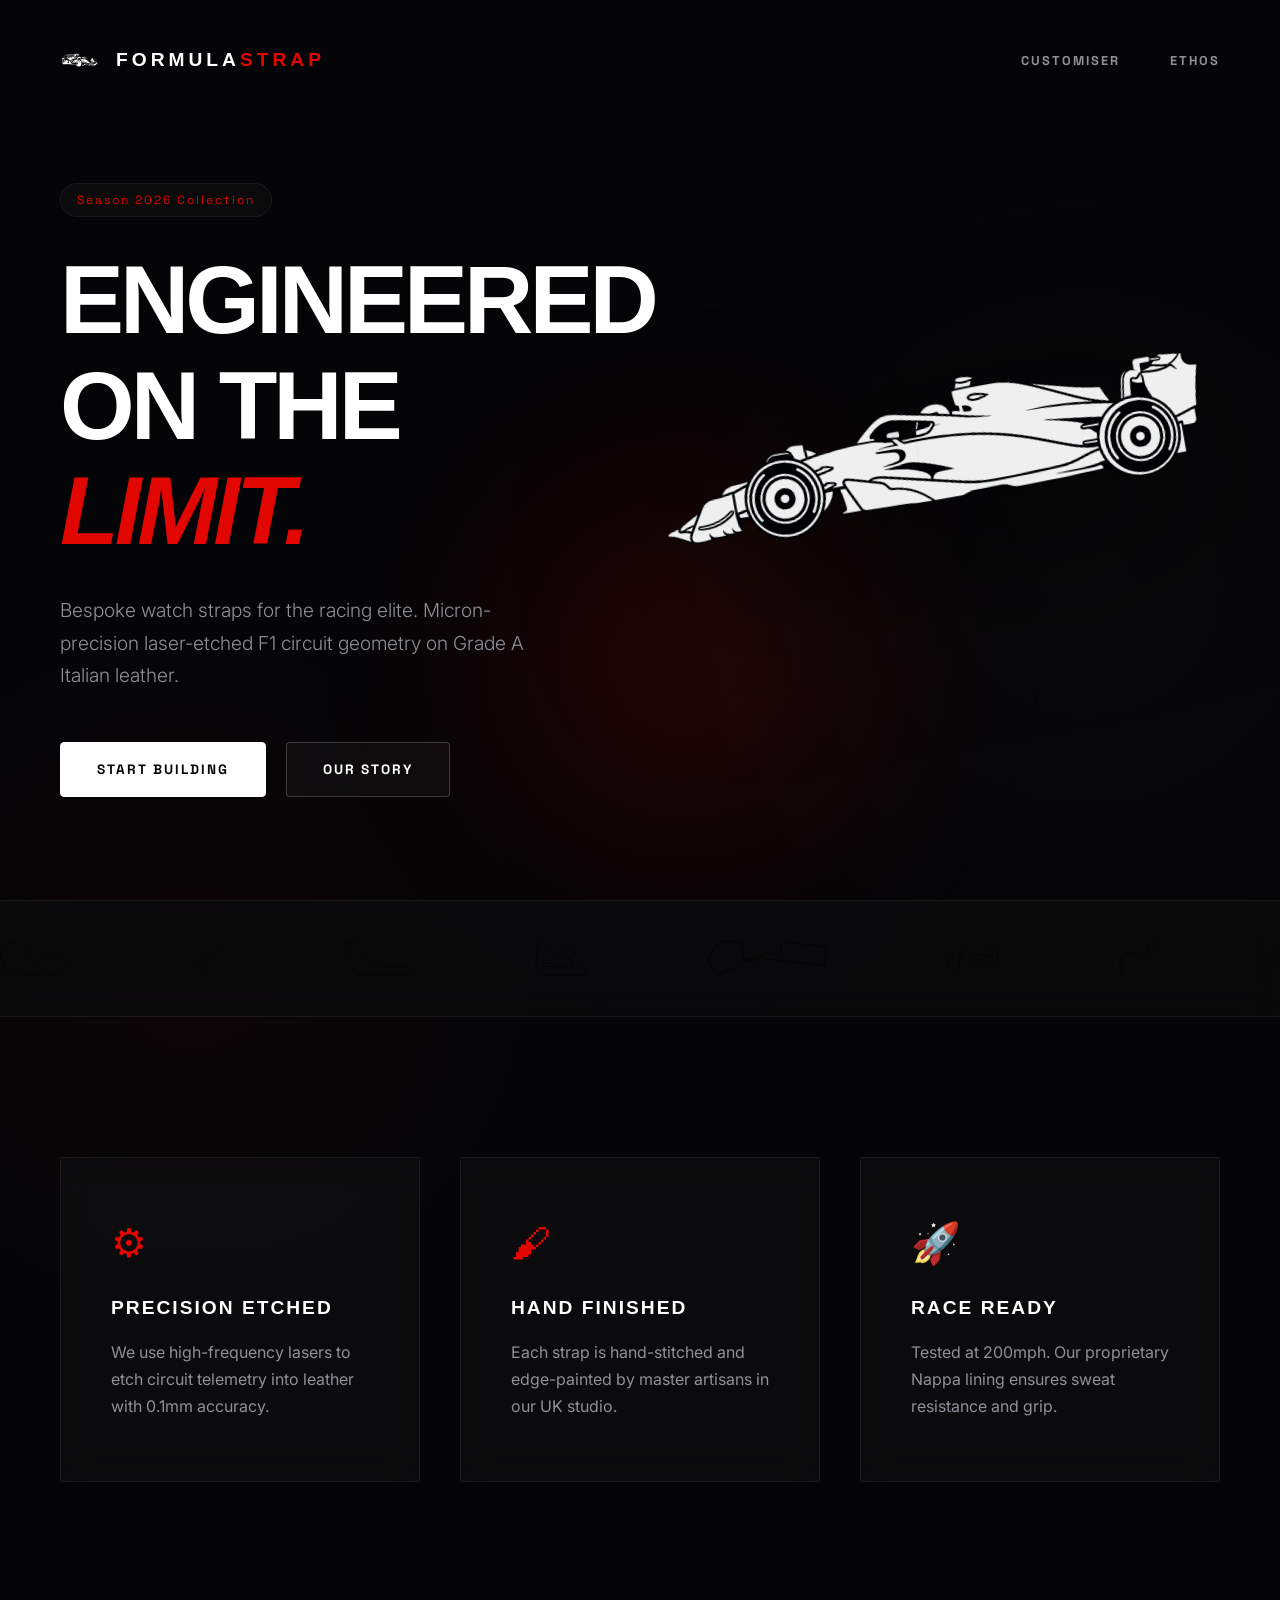
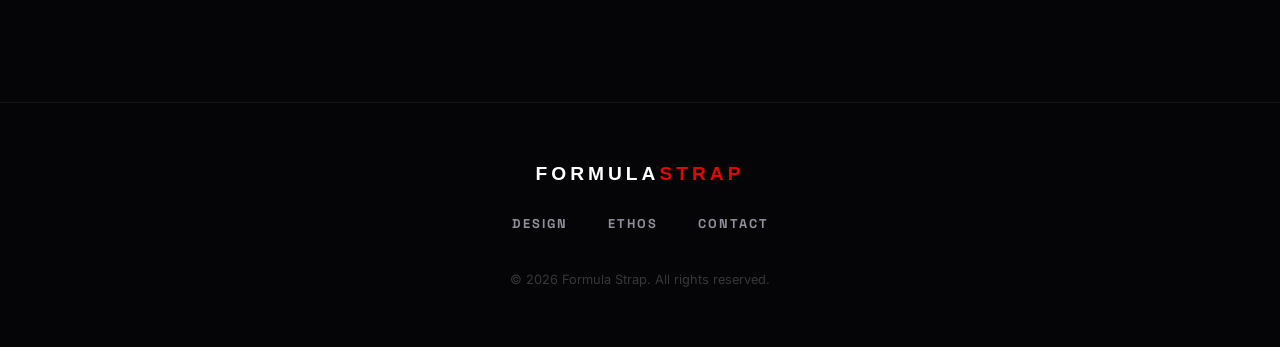
<file: index.html>
<!DOCTYPE html>
<html lang="en">

<head>
  <meta charset="UTF-8" />
  <meta name="viewport" content="width=device-width, initial-scale=1.0" />
  <title>Formula Strap | Precision Custom F1 Watch Straps</title>
  <link rel="stylesheet" href="style.css">
</head>

<body class="home-page">

  <nav>
    <a href="index.html" class="logo-wrapper">
      <img src="formula-1-carro-de-corrida-shell-piloto-rac-logo-png_seeklogo-642919.png" alt="Car Logo"
        class="logo-icon">
      <div class="logo">FORMULA<span>STRAP</span></div>
    </a>
    <div class="nav-links">
      <a href="design.html">Customiser</a>
      <a href="ethos.html">Ethos</a>
    </div>
  </nav>

  <!-- HERO -->
  <section class="home-hero">
    <div class="hero-glow"></div>
    <div class="hero-content">
      <div class="hero-badge">Season 2026 Collection</div>
      <h1>Engineered<br>on the<br><span class="hero-accent">Limit.</span></h1>
      <p>Bespoke watch straps for the racing elite. Micron-precision laser-etched F1 circuit geometry on Grade A Italian
        leather.</p>
      <div class="hero-actions">
        <a href="design.html" class="btn btn-primary">Start Building</a>
        <a href="ethos.html" class="btn btn-outline">Our Story</a>
      </div>
    </div>
    <div class="hero-visual">
      <div class="hero-strap-mockup">
        <img src="image-Picsart-BackgroundRemover.png" alt="F1 Car" class="mockup-car">
      </div>
    </div>
  </section>

  <!-- CIRCUIT MARQUEE -->
  <div class="marquee-section">
    <div class="marquee-inner">
      <div class="marquee-track">
        <img src="RaceCircuitAlbertPark.svg" alt="Albert Park">
        <img src="RaceCircuitAmericas.svg" alt="COTA">
        <img src="RaceCircuitAutodromaDiMonza.svg" alt="Monza">
        <img src="RaceCircuitBahrain.svg" alt="Bahrain">
        <img src="RaceCircuitGillesBaku.svg" alt="Baku">
        <img src="RaceCircuitMarinaBay.svg" alt="Singapore">
        <img src="RaceCircuitMonaco.svg" alt="Monaco">
        <img src="RaceCircuitRedBull.svg" alt="Red Bull Ring">
        <!-- Duplicate for seamless scroll -->
        <img src="RaceCircuitAlbertPark.svg" alt="Albert Park">
        <img src="RaceCircuitAmericas.svg" alt="COTA">
        <img src="RaceCircuitAutodromaDiMonza.svg" alt="Monza">
        <img src="RaceCircuitBahrain.svg" alt="Bahrain">
        <img src="RaceCircuitGillesBaku.svg" alt="Baku">
        <img src="RaceCircuitMarinaBay.svg" alt="Singapore">
        <img src="RaceCircuitMonaco.svg" alt="Monaco">
        <img src="RaceCircuitRedBull.svg" alt="Red Bull Ring">
      </div>
    </div>
  </div>

  <!-- FEATURES -->
  <section class="features-grid">
    <div class="feature-card">
      <div class="feature-icon">&#9881;</div>
      <h3>Precision Etched</h3>
      <p>We use high-frequency lasers to etch circuit telemetry into leather with 0.1mm accuracy.</p>
    </div>
    <div class="feature-card">
      <div class="feature-icon">&#128396;</div>
      <h3>Hand Finished</h3>
      <p>Each strap is hand-stitched and edge-painted by master artisans in our UK studio.</p>
    </div>
    <div class="feature-card">
      <div class="feature-icon">&#128640;</div>
      <h3>Race Ready</h3>
      <p>Tested at 200mph. Our proprietary Nappa lining ensures sweat resistance and grip.</p>
    </div>
  </section>

  <footer>
    <div class="footer-logo">FORMULA<span>STRAP</span></div>
    <div class="footer-links">
      <a href="design.html">Design</a>
      <a href="ethos.html">Ethos</a>
      <a href="#">Contact</a>
    </div>
    <p class="copyright">© 2026 Formula Strap. All rights reserved.</p>
  </footer>

</body>

</html>
</file>
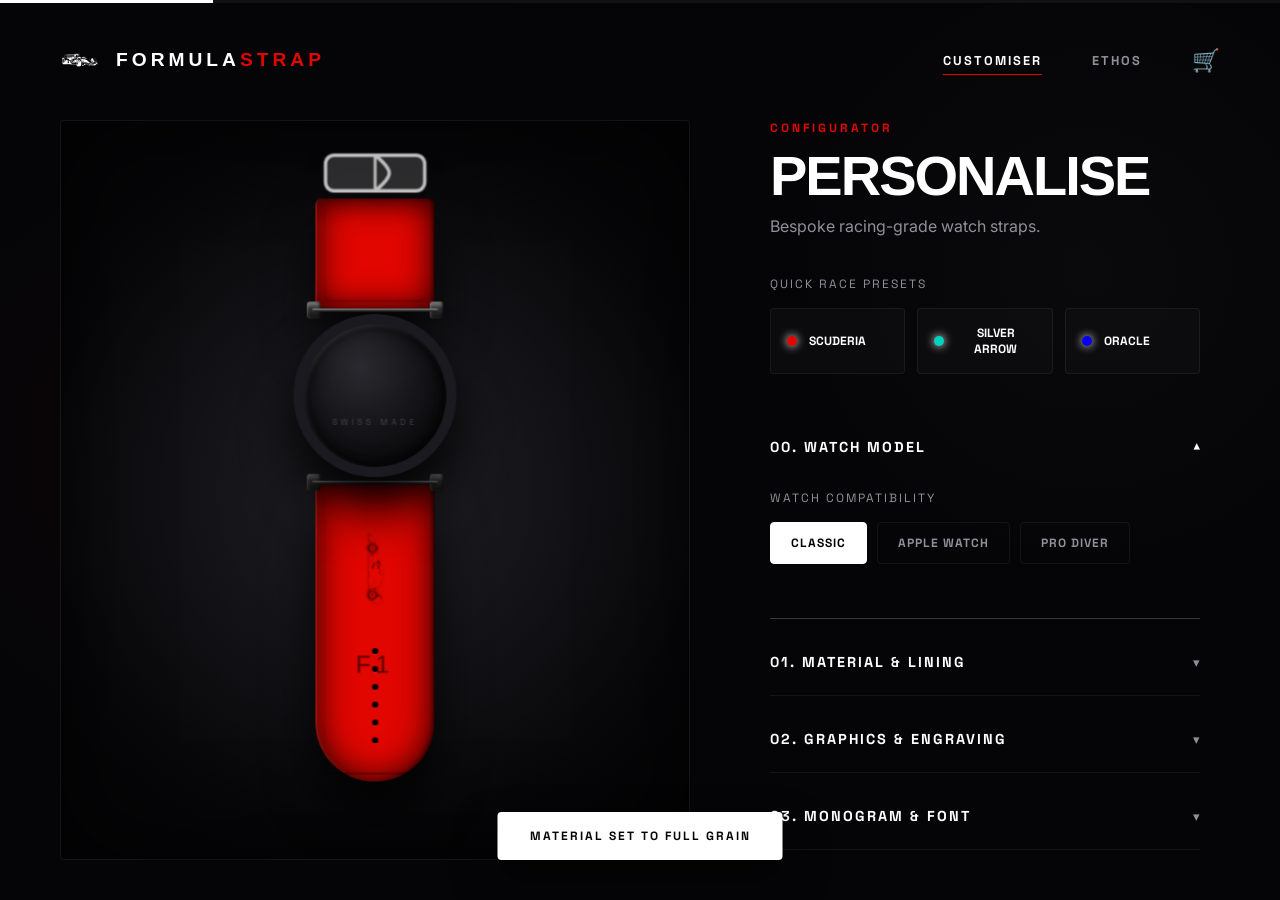
<file: design.html>
<!DOCTYPE html>
<html lang="en">
<head>
  <meta charset="UTF-8" />
  <meta name="viewport" content="width=device-width, initial-scale=1.0" />
  <title>Design | Formula Strap</title>
  <link rel="stylesheet" href="style.css">
</head>
<body>

  <nav>
    <a href="index.html" class="logo-wrapper">
      <img src="formula-1-carro-de-corrida-shell-piloto-rac-logo-png_seeklogo-642919.png" alt="Car Logo" class="logo-icon">
      <div class="logo">FORMULA<span>STRAP</span></div>
    </a>
    <div class="nav-links">
      <a href="design.html" class="active">Customiser</a>
      <a href="ethos.html">Ethos</a>
      <button class="basket-trigger" onclick="toggleBasket()">
        <span class="basket-icon">&#128722;</span>
        <span class="basket-count">0</span>
      </button>
    </div>
  </nav>

  <!-- Basket Drawer -->
  <div class="basket-drawer" id="basket-drawer">
    <div class="basket-header">
      <h3>Your Basket</h3>
      <button class="drawer-close" onclick="toggleBasket(false)">&times;</button>
    </div>
    <div class="basket-items" id="basket-items"></div>
    <div class="basket-footer" id="basket-footer">
      <div class="subtotal"><span>Subtotal</span><span id="basket-subtotal">£0.00</span></div>
      <button class="btn btn-primary" style="width: 100%; margin-top: 20px;" onclick="toast('Redirecting to checkout...')">Checkout Now</button>
    </div>
  </div>

  <div class="design-progress">
    <div class="progress-fill" id="progress-fill"></div>
  </div>

  <main class="config-main">
    <!-- LEFT: PREVIEW -->
    <div class="preview-container">
      <div class="studio-glow"></div>
      
      <div class="watch-assembly" id="watch-assembly">
        
        <!-- 12 O'Clock Strap (Top) -->
        <div class="strap strap-top grained" id="strap-top">
          <div class="clasp-container" id="clasp-container"></div>
          <div class="strap-stitching"></div>
        </div>

        <!-- Watch Head -->
        <div class="watch-head classic" id="watch-head">
          <div class="watch-lugs top-lugs"><div class="lug"></div><div class="lug"></div><div class="spring-bar"></div></div>
          <div class="watch-face-placeholder" id="watch-face">
            <div class="watch-screen">SWISS MADE</div>
          </div>
          <div class="watch-lugs bottom-lugs"><div class="lug"></div><div class="lug"></div><div class="spring-bar"></div></div>
        </div>

        <!-- 6 O'Clock Strap (Bottom) -->
        <div class="strap strap-bottom grained" id="strap-bottom">
          <div class="strap-lining" id="strap-lining"></div>
          <div class="strap-stitching"></div>
          
          <div class="qr-indicators" id="qr-indicators" style="display:none;">
            <div class="qr-dot" style="top: 14px;"></div>
          </div>

          <!-- Engraving Layer -->
          <div class="engraving-container">
            <div id="car-svg-container"><img src="image-Picsart-BackgroundRemover.png" alt="F1 Car Silhouette"></div>
            <div id="track-svg-container" style="display:none;"><img id="track-image" src="RaceCircuitAlbertPark.svg" alt="Circuit Layout"></div>
            <div id="strap-initials">F1</div>
          </div>

          <!-- Holes -->
          <div class="strap-holes">
            <div class="hole"></div><div class="hole"></div><div class="hole"></div><div class="hole"></div><div class="hole"></div><div class="hole"></div>
          </div>
        </div>

      </div>
    </div>

    <!-- RIGHT: CONTROLS -->
    <div class="controls-container">
      
      <div class="header-text">
        <div class="section-eyebrow">Configurator</div>
        <h1>Personalise</h1>
        <p>Bespoke racing-grade watch straps.</p>
      </div>

      <div class="presets-section" style="margin-bottom: 40px;">
        <label class="config-label">Quick Race Presets</label>
        <div class="preset-grid">
          <button class="preset-card" onclick="applyPreset('ferrari')">
            <div class="preset-dot" style="background: #e10600;"></div><span>Scuderia</span>
          </button>
          <button class="preset-card" onclick="applyPreset('mercedes')">
            <div class="preset-dot" style="background: #00d2be;"></div><span>Silver Arrow</span>
          </button>
          <button class="preset-card" onclick="applyPreset('redbull')">
            <div class="preset-dot" style="background: #0600ef;"></div><span>Oracle</span>
          </button>
        </div>
      </div>

      <div class="accordion">
        
        <div class="accordion-item active">
          <div class="accordion-header" onclick="toggleAccordion(this)">
            <h3>00. Watch Model</h3><span class="chevron">&#9662;</span>
          </div>
          <div class="accordion-content">
            <div class="control-group-inner">
              <label class="config-label">Watch Compatibility</label>
              <div class="pill-group">
                <button class="pill active" onclick="setWatchType('classic', 'Classic Round', this)">Classic</button>
                <button class="pill" onclick="setWatchType('apple', 'Apple Watch', this)">Apple Watch</button>
                <button class="pill" onclick="setWatchType('diver', 'Pro Diver', this)">Pro Diver</button>
              </div>
            </div>
          </div>
        </div>

        <div class="accordion-item">
          <div class="accordion-header" onclick="toggleAccordion(this)">
            <h3>01. Material & Lining</h3><span class="chevron">&#9662;</span>
          </div>
          <div class="accordion-content">
            <div class="control-group-inner">
              <label class="config-label">Leather: <span id="color-label">Maranello Red</span></label>
              <div class="color-grid">
                <div class="swatch active" style="background: #e10600;" onclick="setColor('#e10600', 'Maranello Red', this)"></div>
                <div class="swatch" style="background: #004225;" onclick="setColor('#004225', 'Racing Green', this)"></div>
                <div class="swatch" style="background: #111;" onclick="setColor('#000000', 'Stealth Black', this)"></div>
                <div class="swatch" style="background: #1a237e;" onclick="setColor('#1a237e', 'Alpine Blue', this)"></div>
                <div class="swatch" style="background: #ff8700;" onclick="setColor('#ff8700', 'Papaya', this)"></div>
              </div>

              <label class="config-label" style="margin-top: 24px;">Texture</label>
              <div class="pill-group">
                <button class="pill active" onclick="setTexture('grained', 'Full Grain', this)">Grained</button>
                <button class="pill" onclick="setTexture('carbon', 'Carbon Fiber', this)">Carbon</button>
                <button class="pill" onclick="setTexture('suede', 'Alcantara', this)">Suede</button>
              </div>

              <label class="config-label" style="margin-top: 24px;">Lining: <span id="lining-label">Beige Nappa</span></label>
              <div class="color-grid">
                <div class="swatch active" style="background: #e5d3b3;" onclick="setLining('#e5d3b3', 'Beige Nappa', this)"></div>
                <div class="swatch" style="background: #8b4513;" onclick="setLining('#8b4513', 'Saddle Brown', this)"></div>
                <div class="swatch" style="background: #e10600;" onclick="setLining('#e10600', 'Racing Red', this)"></div>
              </div>

              <label class="config-label" style="margin-top: 24px;">Thread Stitching</label>
              <div class="pill-group">
                <button class="pill active" onclick="setStitch('rgba(255,255,255,0.15)', 'Tonal', this)">Tonal</button>
                <button class="pill" onclick="setStitch('#e10600', 'Racing Red', this)">Racing Red</button>
                <button class="pill" onclick="setStitch('#ff8700', 'Papaya', this)">Papaya</button>
                <button class="pill" onclick="setStitch('#ffffff', 'Contrast White', this)">Contrast White</button>
              </div>
            </div>
          </div>
        </div>

        <div class="accordion-item">
          <div class="accordion-header" onclick="toggleAccordion(this)">
            <h3>02. Graphics & Engraving</h3><span class="chevron">&#9662;</span>
          </div>
          <div class="accordion-content">
            <div class="control-group-inner">
              <div class="toggle-group">
                <button id="btn-car" class="pill active" onclick="setGraphicType('car')">F1 Silhouette</button>
                <button id="btn-track" class="pill" onclick="setGraphicType('track')">Race Circuit</button>
              </div>
              <div id="track-selector-wrapper" style="display:none; margin-top: 24px;">
                <select id="track-select" class="input-field" onchange="updateTrack(this.value)">
                  <option value="RaceCircuitAutodromaDiMonza.svg">Monza</option>
                  <option value="RaceCircuitMonaco.svg">Monaco</option>
                  <option value="RaceCircuitSpa.svg">Spa-Francorchamps</option>
                </select>
              </div>
            </div>
          </div>
        </div>

        <div class="accordion-item">
          <div class="accordion-header" onclick="toggleAccordion(this)">
            <h3>03. Monogram & Font</h3><span class="chevron">&#9662;</span>
          </div>
          <div class="accordion-content">
            <div class="control-group-inner">
              <input type="text" class="input-field" maxlength="3" placeholder="ABC" oninput="updateInitials(this.value)">
              <div class="pill-group" style="margin-top: 16px;">
                <button class="pill active" onclick="setFontStyle('italic', 'Italic', this)">Italic</button>
                <button class="pill" onclick="setFontStyle('normal', 'Block', this)">Block</button>
                <button class="pill" onclick="setFontStyle('serif', 'Serif', this)">Serif</button>
              </div>
            </div>
          </div>
        </div>

        <div class="accordion-item">
          <div class="accordion-header" onclick="toggleAccordion(this)">
            <h3>04. Hardware & Clasp</h3><span class="chevron">&#9662;</span>
          </div>
          <div class="accordion-content">
            <div class="control-group-inner">
              <label class="config-label">Hardware: <span id="hw-label-real">Steel</span></label>
              <div class="color-grid">
                <div class="swatch active" style="background: linear-gradient(135deg,#eee,#888);" onclick="setHardware('silver','#C0C0C0','Steel',this)"></div>
                <div class="swatch" style="background: linear-gradient(135deg,#ffd700,#b8860b);" onclick="setHardware('gold','#D4AF37','Gold',this)"></div>
                <div class="swatch" style="background: #111;" onclick="setHardware('black','#222','Black PVD',this)"></div>
              </div>
              <label class="config-label" style="margin-top: 24px;">Buckle</label>
              <div class="pill-group">
                <button class="pill active" onclick="setBuckle('Tang', 0, this)">Tang</button>
                <button class="pill" onclick="setBuckle('Deployant', 20, this)">Deployant (+£20)</button>
              </div>
            </div>
          </div>
        </div>

        <div class="accordion-item">
          <div class="accordion-header" onclick="toggleAccordion(this)">
            <h3>05. Precision Extras</h3><span class="chevron">&#9662;</span>
          </div>
          <div class="accordion-content">
            <div class="control-group-inner">
              <div class="extra-toggle" onclick="toggleQR(this.querySelector('.toggle-switch'))">
                <div class="toggle-switch" id="qr-toggle"><div class="toggle-knob"></div></div>
                <div class="extra-info"><strong>Quick-Release (+£10)</strong></div>
              </div>
              <div class="extra-toggle" style="margin-top: 16px;" onclick="toggleKeeper(this.querySelector('.toggle-switch'))">
                <div class="toggle-switch" id="keeper-toggle"><div class="toggle-knob"></div></div>
                <div class="extra-info"><strong>Leather Keeper (+£5)</strong></div>
              </div>
            </div>
          </div>
        </div>

      </div>

      <!-- CHECKOUT -->
      <div class="checkout-area">
        <div>
          <div class="price" id="price-display">£45</div>
          <div class="price-subtitle">Bespoke construction included</div>
        </div>
        <button class="btn btn-primary" onclick="openSummary()">Review Order</button>
      </div>

    </div>
  </main>

  <div class="modal-overlay" id="summary-modal">
    <div class="modal-content">
      <button class="modal-close" onclick="closeSummary()">&times;</button>
      <div class="section-eyebrow">Review</div>
      <h2>Order Summary</h2>
      <div class="summary-grid">
        <div class="summary-item"><span>Chrono-Series Strap</span><span>£45.00</span></div>
        <div id="summary-extras"></div>
        <div class="summary-total"><span>Total</span><span id="summary-total-price">£45.00</span></div>
      </div>
      <div class="summary-details">
        <p><strong>Watch:</strong> <span id="sum-model">Classic</span></p>
        <p><strong>Leather:</strong> <span id="sum-leather">Maranello Red</span></p>
        <p><strong>Hardware:</strong> <span id="sum-hw">Steel</span></p>
      </div>
      <button class="btn btn-primary" style="width: 100%; margin-top: 32px;" onclick="addToBasket()">Add to Basket</button>
    </div>
  </div>

  <div class="toast" id="toast"></div>
  <script src="main.js"></script>
</body>
</html>
</file>
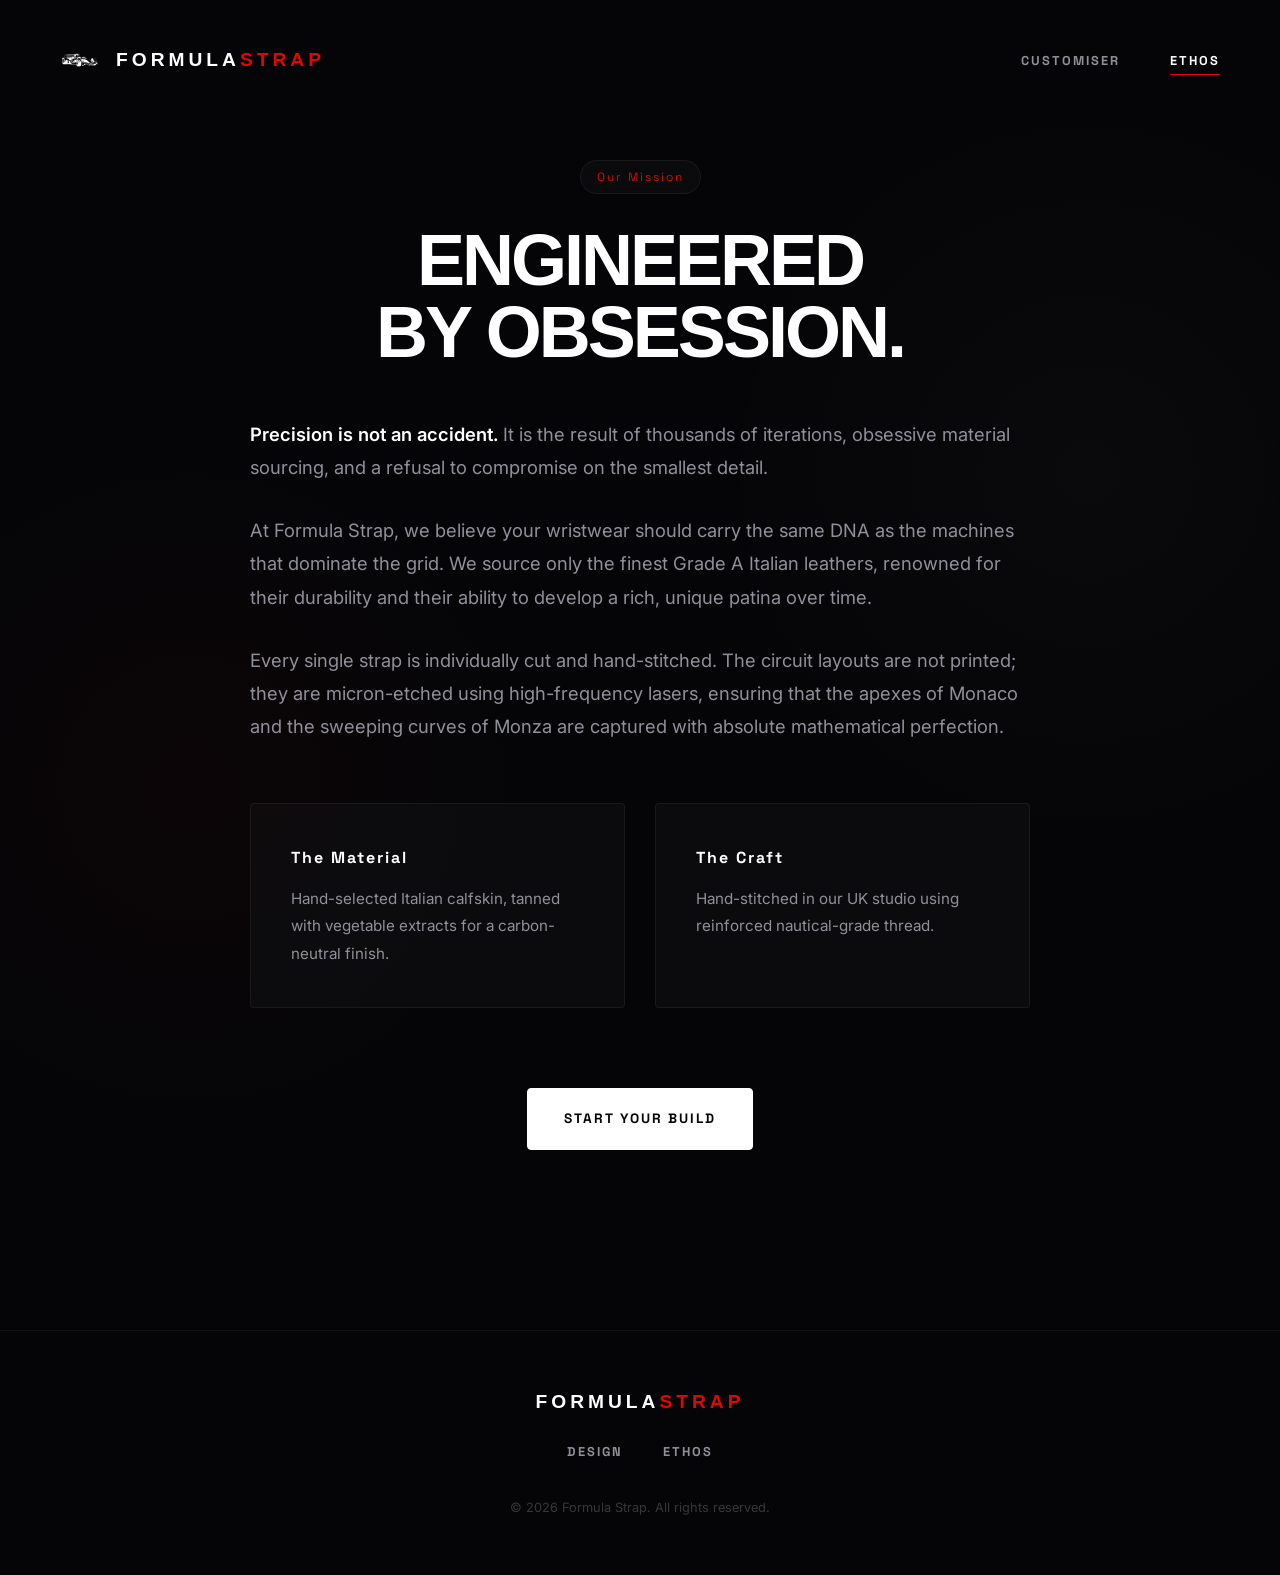
<file: ethos.html>
<!DOCTYPE html>
<html lang="en">
<head>
  <meta charset="UTF-8" />
  <meta name="viewport" content="width=device-width, initial-scale=1.0" />
  <title>Ethos | Formula Strap</title>
  <link rel="stylesheet" href="style.css">
</head>
<body>

  <nav>
    <a href="index.html" class="logo-wrapper">
      <img src="formula-1-carro-de-corrida-shell-piloto-rac-logo-png_seeklogo-642919.png" alt="Car Logo" class="logo-icon">
      <div class="logo">FORMULA<span>STRAP</span></div>
    </a>
    <div class="nav-links">
      <a href="design.html">Customiser</a>
      <a href="ethos.html" class="active">Ethos</a>
    </div>
  </nav>

  <main class="ethos-main">
    <div class="hero-badge">Our Mission</div>
    <h1 class="ethos-title">Engineered<br>by <span style="color: var(--accent);">Obsession.</span></h1>
    
    <div class="ethos-content">
      <p>
        <strong>Precision is not an accident.</strong> It is the result of thousands of iterations, obsessive material sourcing, and a refusal to compromise on the smallest detail.
      </p>
      <p>
        At Formula Strap, we believe your wristwear should carry the same DNA as the machines that dominate the grid. We source only the finest Grade A Italian leathers, renowned for their durability and their ability to develop a rich, unique patina over time.
      </p>
      <p>
        Every single strap is individually cut and hand-stitched. The circuit layouts are not printed; they are micron-etched using high-frequency lasers, ensuring that the apexes of Monaco and the sweeping curves of Monza are captured with absolute mathematical perfection.
      </p>

      <div class="ethos-grid">
        <div class="ethos-card">
          <h4>The Material</h4>
          <p>Hand-selected Italian calfskin, tanned with vegetable extracts for a carbon-neutral finish.</p>
        </div>
        <div class="ethos-card">
          <h4>The Craft</h4>
          <p>Hand-stitched in our UK studio using reinforced nautical-grade thread.</p>
        </div>
      </div>

      <div style="text-align: center; margin-top: 80px;">
        <a href="design.html" class="btn btn-primary">Start Your Build</a>
      </div>
    </div>
  </main>

  <footer>
    <div class="footer-logo">FORMULA<span>STRAP</span></div>
    <div class="footer-links">
      <a href="design.html">Design</a>
      <a href="ethos.html">Ethos</a>
    </div>
    <p class="copyright">© 2026 Formula Strap. All rights reserved.</p>
  </footer>

</body>
</html>
</file>
<file: style.css>
@import url('https://fonts.googleapis.com/css2?family=Inter:wght@300;400;500;600;700&family=Syncopate:wght@400;700&family=Space+Grotesk:wght@400;700&display=swap');

:root {
  --bg-obsidian: #050507;
  --surface-glass: rgba(20, 20, 24, 0.4);
  --surface-glass-hover: rgba(30, 30, 36, 0.6);
  --border-subtle: rgba(255, 255, 255, 0.06);
  --border-focus: rgba(255, 255, 255, 0.2);
  
  --accent-red: #E10600;
  --accent-blue: #0600EF;
  --accent-teal: #00D2BE;
  
  --text-primary: #FFFFFF;
  --text-secondary: #90909A;
  
  --font-body: 'Inter', sans-serif;
  --font-display: 'Syncopate', sans-serif;
  --font-mono: 'Space Grotesk', monospace;
  
  --strap-width: 140px;
  --transition-fast: all 0.3s cubic-bezier(0.25, 1, 0.5, 1);
  --transition-smooth: all 0.6s cubic-bezier(0.16, 1, 0.3, 1);
  --transition-bounce: all 0.8s cubic-bezier(0.34, 1.56, 0.64, 1);
}

* { margin: 0; padding: 0; box-sizing: border-box; }

body {
  background-color: var(--bg-obsidian);
  color: var(--text-primary);
  font-family: var(--font-body);
  overflow-x: hidden;
  -webkit-font-smoothing: antialiased;
  background-image: 
    radial-gradient(circle at 15% 50%, rgba(225, 6, 0, 0.03), transparent 25%),
    radial-gradient(circle at 85% 30%, rgba(255, 255, 255, 0.02), transparent 25%);
}

a { text-decoration: none; color: inherit; }

/* --- TYPOGRAPHY --- */
h1, h2, h3, .display-font {
  font-family: var(--font-display);
  text-transform: uppercase;
}

/* --- NAV --- */
nav {
  padding: 40px 60px;
  display: flex;
  justify-content: space-between;
  align-items: center;
  position: absolute;
  top: 0; left: 0; right: 0;
  z-index: 1000;
}
.logo-wrapper { display: flex; align-items: center; gap: 16px; transition: var(--transition-smooth); }
.logo-wrapper:hover { transform: scale(1.02); }
.logo-icon { width: 40px; filter: invert(1); }
.logo { font-family: var(--font-display); font-size: 1.2rem; font-weight: 700; letter-spacing: 4px; }
.logo span { color: var(--accent-red); }

.nav-links { display: flex; gap: 50px; align-items: center; }
.nav-links a { 
  font-family: var(--font-mono);
  font-weight: 700; 
  font-size: 0.8rem; 
  text-transform: uppercase; 
  letter-spacing: 2px; 
  color: var(--text-secondary); 
  transition: var(--transition-fast); 
  position: relative;
}
.nav-links a::after {
  content: ''; position: absolute; bottom: -6px; left: 0; width: 0%; height: 1px; background: var(--accent-red); transition: var(--transition-fast);
}
.nav-links a:hover, .nav-links a.active { color: var(--text-primary); }
.nav-links a:hover::after, .nav-links a.active::after { width: 100%; }

/* --- BUTTONS --- */
.btn {
  display: inline-flex; justify-content: center; align-items: center;
  padding: 18px 36px; border-radius: 4px;
  font-family: var(--font-mono); font-weight: 700; font-size: 0.85rem;
  text-transform: uppercase; letter-spacing: 2px;
  cursor: pointer; transition: var(--transition-smooth);
  border: 1px solid transparent; position: relative; overflow: hidden;
}
.btn-primary {
  background: var(--text-primary);
  color: var(--bg-obsidian);
  border-color: var(--text-primary);
}
.btn-primary:hover {
  background: var(--accent-red);
  color: #fff;
  border-color: var(--accent-red);
  box-shadow: 0 10px 30px rgba(225, 6, 0, 0.3);
  transform: translateY(-2px);
}
.btn-outline {
  background: rgba(255, 255, 255, 0.03);
  color: var(--text-primary);
  border-color: var(--border-focus);
  backdrop-filter: blur(10px);
}
.btn-outline:hover {
  background: rgba(255, 255, 255, 0.1);
  border-color: #fff;
  transform: translateY(-2px);
}

/* --- HERO SECTION --- */
.home-hero {
  position: relative;
  min-height: 100vh;
  display: flex; align-items: center;
  padding: 0 60px; max-width: 1800px; margin: 0 auto;
}
.hero-glow {
  position: absolute; top: 40%; left: 30%; width: 600px; height: 600px;
  background: radial-gradient(circle, rgba(225,6,0,0.15) 0%, transparent 70%);
  filter: blur(60px); pointer-events: none; z-index: 0;
}
.hero-content {
  flex: 1; z-index: 10; max-width: 700px; padding-top: 80px;
}
.hero-badge {
  display: inline-block; padding: 8px 16px; margin-bottom: 30px;
  background: var(--surface-glass); border: 1px solid var(--border-subtle);
  border-radius: 100px; backdrop-filter: blur(10px);
  font-family: var(--font-mono); font-size: 0.75rem; letter-spacing: 2px; color: var(--accent-red);
}
.hero-content h1 {
  font-size: 6rem; font-weight: 700; line-height: 1.1; letter-spacing: -4px; margin-bottom: 30px;
}
.hero-accent { color: var(--accent-red); font-style: italic; padding-right: 10px; }
.hero-content p {
  font-size: 1.2rem; color: var(--text-secondary); line-height: 1.7; margin-bottom: 50px; max-width: 500px; font-weight: 300;
}
.hero-actions { display: flex; gap: 20px; }
.hero-visual {
  flex: 1; display: flex; justify-content: center; align-items: center; position: relative; z-index: 5;
}
.mockup-car {
  max-width: 850px; width: 100%; transform: rotate(-10deg) scale(1.1);
  filter: drop-shadow(0 40px 80px rgba(0,0,0,0.8)) brightness(0.9) contrast(1.1);
  transition: var(--transition-smooth);
}
.mockup-car:hover { transform: rotate(-8deg) scale(1.12); filter: drop-shadow(0 50px 100px rgba(0,0,0,0.9)) brightness(1); }

/* --- MARQUEE --- */
.marquee-section {
  padding: 40px 0; border-top: 1px solid var(--border-subtle); border-bottom: 1px solid var(--border-subtle);
  background: rgba(10, 10, 12, 0.8); backdrop-filter: blur(20px); overflow: hidden; position: relative;
}
.marquee-inner { display: flex; width: max-content; }
.marquee-track { display: flex; gap: 120px; animation: marquee 30s linear infinite; align-items: center; padding-right: 120px; }
.marquee-track img { height: 35px; opacity: 0.3; filter: grayscale(100%) brightness(200%); transition: var(--transition-fast); }
.marquee-track img:hover { opacity: 1; filter: drop-shadow(0 0 10px rgba(255,255,255,0.3)); }
@keyframes marquee { 0% { transform: translateX(0); } 100% { transform: translateX(-50%); } }

/* --- FEATURES GRID --- */
.features-grid { display: grid; grid-template-columns: repeat(3, 1fr); gap: 40px; padding: 140px 60px; max-width: 1600px; margin: 0 auto; }
.feature-card {
  background: var(--surface-glass); border: 1px solid var(--border-subtle); padding: 60px 50px; border-radius: 2px;
  backdrop-filter: blur(20px); transition: var(--transition-smooth); position: relative; overflow: hidden;
}
.feature-card::before {
  content: ''; position: absolute; top: 0; left: 0; width: 100%; height: 1px; background: linear-gradient(90deg, transparent, rgba(255,255,255,0.2), transparent); opacity: 0; transition: var(--transition-smooth);
}
.feature-card:hover { transform: translateY(-10px); border-color: var(--border-focus); background: var(--surface-glass-hover); box-shadow: 0 30px 60px rgba(0,0,0,0.5); }
.feature-card:hover::before { opacity: 1; }
.feature-icon { font-size: 2.5rem; color: var(--accent-red); margin-bottom: 30px; }
.feature-card h3 { font-size: 1.2rem; letter-spacing: 2px; margin-bottom: 20px; color: #fff; }
.feature-card p { color: var(--text-secondary); line-height: 1.7; font-size: 1rem; }

/* --- CONFIGURATOR LAYOUT --- */
.config-main {
  display: grid; grid-template-columns: 1fr 450px; min-height: 100vh;
  padding: 120px 60px 40px; gap: 80px; max-width: 1800px; margin: 0 auto;
}
.preview-container {
  perspective: 1500px; position: sticky; top: 120px; height: calc(100vh - 160px); min-height: 700px;
  background: radial-gradient(circle at 50% 50%, #15151a 0%, #050507 80%);
  border-radius: 4px; border: 1px solid var(--border-subtle);
  display: flex; align-items: center; justify-content: center; overflow: hidden;
  box-shadow: inset 0 0 100px rgba(0,0,0,0.8);
}
.studio-glow {
  position: absolute; width: 800px; height: 800px; background: radial-gradient(circle, rgba(255,255,255,0.05) 0%, transparent 60%);
  pointer-events: none; transition: top 0.1s, left 0.1s;
}

/* --- 3D WATCH ASSEMBLY --- */
.watch-assembly {
  display: flex; flex-direction: column; align-items: center;
  transform: scale(0.85); transform-origin: center;
  position: relative; z-index: 2; transform-style: preserve-3d;
  will-change: transform;
}

.strap {
  width: var(--strap-width); background-color: #111;
  position: relative; transform-style: preserve-3d;
  box-shadow: inset 0 0 40px rgba(0,0,0,0.9), inset 2px 0 5px rgba(255,255,255,0.1), inset -2px 0 5px rgba(0,0,0,0.5), 0 40px 60px rgba(0,0,0,0.8);
  transition: background-color 0.6s ease;
  border-left: 1px solid rgba(255,255,255,0.05); border-right: 1px solid rgba(0,0,0,0.8);
}
.strap-top { height: 130px; border-radius: 8px 8px 0 0; display: flex; justify-content: center; }
.strap-bottom { height: 350px; border-radius: 0 0 70px 70px; }

/* Textures & Details */
.strap::before { content: ''; position: absolute; inset: 0; opacity: 0.5; mix-blend-mode: overlay; pointer-events: none; border-radius: inherit; z-index: 5; }
.strap.grained::before { background-image: url("https://www.transparenttextures.com/patterns/leather.png"); }
.strap.carbon::before { background-image: url("https://www.transparenttextures.com/patterns/carbon-fibre.png"); background-size: 30px; opacity: 0.8; }
.strap.suede::before { background-image: url("https://www.transparenttextures.com/patterns/black-paper.png"); opacity: 0.7; }

.strap-stitching {
  position: absolute; top: 10px; bottom: 10px; left: 10px; right: 10px;
  border: 1.5px dashed var(--stitch-color); border-radius: 6px; pointer-events: none; z-index: 6;
  opacity: 0.8; box-shadow: 0 1px 1px rgba(0,0,0,0.8);
}
.strap-lining {
  position: absolute; inset: 3px; background-color: var(--lining-color); border-radius: 6px 6px 65px 65px;
  transform: translateZ(-8px); display: flex; align-items: flex-end; justify-content: center; padding: 25px 10px;
  box-shadow: inset 0 0 30px rgba(0,0,0,0.6); z-index: -2;
}
.strap-lining::after { content: 'BESPOKE F1'; font-family: var(--font-mono); font-size: 8px; font-weight: 700; color: rgba(0,0,0,0.3); letter-spacing: 3px; }

/* Hardware */
#clasp-container { position: absolute; top: -55px; left: 50%; transform: translateX(-50%) translateZ(5px); z-index: 10; }
.strap-holes { position: absolute; bottom: 45px; left: 50%; transform: translateX(-50%) translateZ(1px); display: flex; flex-direction: column; gap: 14px; z-index: 7; }
.hole { width: 7px; height: 7px; border-radius: 50%; background: #050505; box-shadow: inset 0 2px 4px rgba(0,0,0,1), 0 1px 1px rgba(255,255,255,0.15); }

/* Watch Head */
.watch-head {
  position: relative; z-index: 20; display: flex; flex-direction: column; align-items: center; justify-content: center; margin: 8px 0;
  transform-style: preserve-3d;
}
.watch-face-placeholder {
  width: 190px; height: 190px; background: radial-gradient(circle at 40% 30%, #2a2a30, #050507 80%);
  border-radius: 50%; border: 12px solid #1a1a20;
  box-shadow: inset 0 0 20px rgba(0,0,0,0.9), inset 2px 2px 5px rgba(255,255,255,0.2), inset -2px -2px 10px rgba(0,0,0,0.8), 0 40px 60px rgba(0,0,0,0.9);
  display: flex; align-items: center; justify-content: center; position: relative; overflow: hidden;
  transition: var(--transition-smooth); transform: translateZ(15px);
}
.watch-face-placeholder::before {
  content: ''; position: absolute; top: -50%; left: -50%; width: 200%; height: 200%;
  background: linear-gradient(135deg, rgba(255,255,255,0.1) 0%, transparent 40%, rgba(255,255,255,0.03) 100%);
  transform: rotate(25deg); pointer-events: none; z-index: 5;
}
.watch-screen { color:rgba(255,255,255,0.2); font-family: var(--font-mono); font-size: 10px; letter-spacing: 4px; margin-top: 60px; z-index: 10; }

.watch-lugs { position: absolute; left: 50%; transform: translateX(-50%) translateZ(5px); width: calc(var(--strap-width) + 20px); height: 20px; display: flex; justify-content: space-between; z-index: -1; }
.top-lugs { top: -16px; }
.bottom-lugs { bottom: -16px; }
.lug { width: 16px; height: 100%; background: linear-gradient(180deg, #888 0%, #333 40%, #111 100%); border-radius: 4px; box-shadow: inset -1px 0 3px rgba(0,0,0,0.8), inset 1px 0 3px rgba(255,255,255,0.3); }
.spring-bar { position: absolute; top: 8px; left: 50%; transform: translateX(-50%); width: calc(var(--strap-width) + 8px); height: 4px; background: linear-gradient(to bottom, #aaa, #444, #111); border-radius: 2px; }

/* Watch Shapes */
.watch-head.classic .watch-face-placeholder { border-radius: 50%; width: 190px; height: 190px; border: 12px solid #1a1a20; }
.watch-head.apple .watch-face-placeholder { border-radius: 36px; width: 160px; height: 190px; border: 8px solid #111; }
.watch-head.diver .watch-face-placeholder { border-radius: 50%; width: 205px; height: 205px; border: 22px solid #1a1a20; box-shadow: inset 0 0 30px rgba(0,0,0,0.9), 0 0 0 2px #444; }

/* Engraving */
.engraving-container {
  position: absolute; top: 38%; left: 50%; transform: translate(-50%, -50%) translateZ(2px);
  width: 100%; display: flex; flex-direction: column; align-items: center; justify-content: center;
  pointer-events: none; z-index: 8; opacity: 0.6; mix-blend-mode: multiply; filter: contrast(1.5);
}
#car-svg-container img { width: 95px !important; height: auto !important; transform: rotate(90deg) !important; filter: drop-shadow(0 1px 1px rgba(0,0,0,0.4)) !important; margin: 15px 0; }
#track-svg-container { display: flex; justify-content: center; width: 100%; }
#track-image { max-width: 90px !important; max-height: 160px !important; filter: drop-shadow(0 1px 1px rgba(0,0,0,0.4)) !important; }
#strap-initials { font-family: var(--font-display); font-size: 1.8rem; color: #111; letter-spacing: 6px; margin-top: 30px; text-shadow: 0 1px 1px rgba(255,255,255,0.1); }

/* --- CONTROLS PANEL --- */
.controls-container { max-height: calc(100vh - 160px); overflow-y: auto; padding-right: 20px; }
.controls-container::-webkit-scrollbar { width: 4px; }
.controls-container::-webkit-scrollbar-track { background: transparent; }
.controls-container::-webkit-scrollbar-thumb { background: var(--border-focus); border-radius: 4px; }

.section-eyebrow { color: var(--accent-red); font-family: var(--font-mono); font-weight: 700; text-transform: uppercase; letter-spacing: 3px; font-size: 0.75rem; margin-bottom: 12px; }
.header-text h1 { font-size: 3.5rem; line-height: 1; letter-spacing: -2px; margin-bottom: 12px; }
.header-text p { color: var(--text-secondary); font-size: 1rem; margin-bottom: 40px; }

.config-label { font-family: var(--font-mono); font-size: 0.75rem; text-transform: uppercase; letter-spacing: 2px; color: var(--text-secondary); margin-bottom: 16px; display: block; }

.preset-grid { display: grid; grid-template-columns: repeat(3, 1fr); gap: 12px; margin-bottom: 40px; }
.preset-card {
  background: var(--surface-glass); border: 1px solid var(--border-subtle); padding: 16px; border-radius: 4px;
  display: flex; align-items: center; gap: 12px; cursor: pointer; transition: var(--transition-fast);
  color: var(--text-primary); font-family: var(--font-mono); font-weight: 700; font-size: 0.75rem; text-transform: uppercase;
}
.preset-card:hover { background: var(--surface-glass-hover); border-color: var(--border-focus); transform: translateY(-3px); }
.preset-dot { width: 10px; height: 10px; border-radius: 50%; box-shadow: 0 0 10px currentColor; }

/* Accordion */
.accordion-item { background: transparent; border-bottom: 1px solid var(--border-subtle); margin-bottom: 10px; overflow: hidden; transition: var(--transition-smooth); }
.accordion-item.active { border-color: var(--border-focus); }
.accordion-header { padding: 24px 0; display: flex; justify-content: space-between; align-items: center; cursor: pointer; }
.accordion-header h3 { font-family: var(--font-mono); font-size: 0.9rem; letter-spacing: 2px; color: var(--text-primary); }
.chevron { font-size: 0.8rem; color: var(--text-secondary); transition: transform 0.4s ease; }
.accordion-item.active .chevron { transform: rotate(180deg); color: #fff; }
.accordion-content { max-height: 0; opacity: 0; transition: all 0.6s cubic-bezier(0.16, 1, 0.3, 1); padding: 0; }
.accordion-item.active .accordion-content { max-height: 800px; opacity: 1; padding: 10px 0 30px; }

/* Swatches & Pills */
.color-grid { display: flex; gap: 12px; flex-wrap: wrap; margin-bottom: 24px; }
.swatch { width: 45px; height: 45px; border-radius: 50%; cursor: pointer; border: 2px solid transparent; transition: var(--transition-bounce); position: relative; }
.swatch::after { content: ''; position: absolute; inset: -4px; border-radius: 50%; border: 1px solid transparent; transition: var(--transition-fast); }
.swatch.active { transform: scale(1.05); }
.swatch.active::after { border-color: #fff; }

.pill-group { display: flex; gap: 10px; flex-wrap: wrap; margin-bottom: 24px; }
.pill {
  background: transparent; border: 1px solid var(--border-subtle); color: var(--text-secondary);
  padding: 12px 20px; border-radius: 4px; font-family: var(--font-mono); font-size: 0.75rem; font-weight: 700;
  text-transform: uppercase; letter-spacing: 1px; cursor: pointer; transition: var(--transition-fast);
}
.pill:hover { border-color: var(--border-focus); color: #fff; }
.pill.active { background: #fff; color: #000; border-color: #fff; }

.input-field {
  width: 100%; background: rgba(255,255,255,0.02); border: 1px solid var(--border-subtle); color: #fff;
  padding: 16px 20px; border-radius: 4px; font-family: var(--font-mono); font-size: 0.9rem;
  outline: none; transition: var(--transition-fast); text-transform: uppercase; letter-spacing: 2px;
}
.input-field:focus { border-color: var(--accent-red); background: rgba(225,6,0,0.05); }
.input-field option { background: var(--bg-obsidian); }

/* Toggles */
.extra-toggle {
  background: var(--surface-glass); padding: 16px 20px; border-radius: 4px; border: 1px solid var(--border-subtle);
  display: flex; align-items: center; gap: 20px; cursor: pointer; transition: var(--transition-fast);
}
.extra-toggle:hover { background: var(--surface-glass-hover); border-color: var(--border-focus); }
.toggle-switch { width: 44px; height: 24px; background: rgba(255,255,255,0.1); border-radius: 100px; position: relative; transition: var(--transition-fast); }
.toggle-switch.on { background: var(--accent-red); }
.toggle-knob { width: 18px; height: 18px; background: #fff; border-radius: 50%; position: absolute; top: 3px; left: 3px; transition: var(--transition-bounce); }
.toggle-switch.on .toggle-knob { left: 23px; }
.extra-info strong { font-family: var(--font-mono); font-size: 0.8rem; font-weight: 700; text-transform: uppercase; letter-spacing: 1px; }

/* Checkout */
.checkout-area {
  margin-top: 40px; padding: 40px 0; border-top: 1px solid var(--border-subtle);
  display: flex; justify-content: space-between; align-items: center;
}
.price { font-family: var(--font-display); font-size: 2.5rem; color: #fff; line-height: 1; }
.price-subtitle { font-family: var(--font-mono); font-size: 0.7rem; text-transform: uppercase; letter-spacing: 1px; color: var(--text-secondary); margin-top: 8px; }

/* --- ETHOS PAGE --- */
.ethos-main { padding: 160px 60px 100px; max-width: 900px; margin: 0 auto; text-align: center; }
.ethos-title { font-size: 4.5rem; font-weight: 700; line-height: 1; letter-spacing: -3px; margin-bottom: 50px; }
.ethos-content { font-size: 1.15rem; line-height: 1.8; color: var(--text-secondary); text-align: left; }
.ethos-content strong { color: #fff; font-weight: 600; }
.ethos-content p { margin-bottom: 30px; }
.ethos-grid { display: grid; grid-template-columns: 1fr 1fr; gap: 30px; margin-top: 60px; text-align: left; }
.ethos-card { background: var(--surface-glass); padding: 40px; border-radius: 4px; border: 1px solid var(--border-subtle); transition: var(--transition-smooth); }
.ethos-card:hover { transform: translateY(-5px); border-color: var(--border-focus); background: var(--surface-glass-hover); }
.ethos-card h4 { font-family: var(--font-mono); font-size: 1rem; color: #fff; margin-bottom: 12px; letter-spacing: 2px; }
.ethos-card p { font-size: 0.95rem; margin-bottom: 0; }

/* --- BASKET & MODALS --- */
.basket-trigger { background: none; border: none; cursor: pointer; display: flex; align-items: center; position: relative; color: #fff; }
.basket-icon { font-size: 1.4rem; }
.basket-count { position: absolute; top: -5px; right: -8px; background: var(--accent-red); color: white; font-family: var(--font-mono); font-size: 0.6rem; font-weight: 700; width: 18px; height: 18px; border-radius: 50%; display: flex; align-items: center; justify-content: center; }

.basket-drawer { position: fixed; top: 0; right: -500px; width: 450px; height: 100vh; background: rgba(10,10,12,0.95); backdrop-filter: blur(30px); z-index: 3000; display: flex; flex-direction: column; transition: right 0.6s cubic-bezier(0.16, 1, 0.3, 1); border-left: 1px solid var(--border-subtle); }
.basket-drawer.active { right: 0; }
.basket-header { padding: 40px; border-bottom: 1px solid var(--border-subtle); display: flex; justify-content: space-between; align-items: center; }
.basket-header h3 { font-size: 1.2rem; letter-spacing: 2px; margin: 0; }
.drawer-close { background: none; border: none; color: var(--text-secondary); font-size: 2rem; cursor: pointer; transition: var(--transition-fast); }
.drawer-close:hover { color: #fff; transform: rotate(90deg); }
.basket-items { flex: 1; overflow-y: auto; padding: 40px; }
.basket-item { display: flex; justify-content: space-between; align-items: center; padding: 20px 0; border-bottom: 1px solid var(--border-subtle); }
.basket-item:last-child { border-bottom: none; }
.basket-item-info { flex: 1; }
.basket-item-title { font-family: var(--font-mono); font-weight: 700; font-size: 0.85rem; color: #fff; margin-bottom: 6px; text-transform: uppercase; letter-spacing: 1px; }
.basket-item-price { color: var(--text-secondary); font-size: 0.9rem; }
.basket-remove { background: none; border: none; color: var(--text-secondary); font-size: 1.5rem; cursor: pointer; transition: var(--transition-fast); }
.basket-remove:hover { color: var(--accent-red); }
.basket-footer { padding: 40px; background: rgba(0,0,0,0.5); border-top: 1px solid var(--border-subtle); }
.subtotal { display: flex; justify-content: space-between; font-family: var(--font-mono); font-weight: 700; font-size: 1.1rem; text-transform: uppercase; letter-spacing: 2px; }

.modal-overlay { position: fixed; inset: 0; background: rgba(0,0,0,0.8); backdrop-filter: blur(10px); z-index: 4000; display: flex; align-items: center; justify-content: center; opacity: 0; pointer-events: none; transition: opacity 0.4s ease; }
.modal-overlay.active { opacity: 1; pointer-events: auto; }
.modal-content { background: var(--bg-obsidian); border: 1px solid var(--border-subtle); border-radius: 4px; width: 100%; max-width: 500px; padding: 50px; transform: scale(0.95) translateY(20px); transition: all 0.5s cubic-bezier(0.16, 1, 0.3, 1); position: relative; box-shadow: 0 50px 100px rgba(0,0,0,0.8); }
.modal-overlay.active .modal-content { transform: scale(1) translateY(0); }
.modal-close { position: absolute; top: 20px; right: 25px; background: none; border: none; color: var(--text-secondary); font-size: 2rem; cursor: pointer; transition: var(--transition-fast); }
.modal-close:hover { color: #fff; }
.modal-content h2 { font-size: 2rem; margin-bottom: 30px; }
.summary-grid { background: rgba(255,255,255,0.02); border: 1px solid var(--border-subtle); border-radius: 4px; padding: 24px; margin-bottom: 24px; }
.summary-item { display: flex; justify-content: space-between; padding: 12px 0; color: #fff; font-family: var(--font-mono); font-size: 0.85rem; font-weight: 700; text-transform: uppercase; letter-spacing: 1px; border-bottom: 1px solid rgba(255,255,255,0.05); }
.summary-item:last-child { border-bottom: none; }
#summary-extras .summary-item { font-weight: 400; color: var(--text-secondary); border-bottom: none; padding: 6px 0; }
.summary-total { display: flex; justify-content: space-between; padding-top: 20px; margin-top: 10px; border-top: 1px solid var(--border-subtle); font-family: var(--font-display); font-size: 1.2rem; color: #fff; }
.summary-details { color: var(--text-secondary); font-size: 0.9rem; line-height: 1.8; }
.summary-details strong { color: #fff; font-family: var(--font-mono); text-transform: uppercase; font-size: 0.75rem; letter-spacing: 1px; }

/* --- PROGRESS BAR --- */
.design-progress { position: fixed; top: 0; left: 0; right: 0; height: 3px; background: rgba(255,255,255,0.05); z-index: 2000; }
.progress-fill { height: 100%; background: var(--text-primary); width: 0%; transition: width 0.6s cubic-bezier(0.16, 1, 0.3, 1); }

/* --- TOAST --- */
.toast { position: fixed; bottom: 40px; left: 50%; transform: translateX(-50%) translateY(100px); background: var(--text-primary); color: var(--bg-obsidian); font-family: var(--font-mono); font-weight: 700; text-transform: uppercase; letter-spacing: 2px; font-size: 0.75rem; padding: 16px 32px; border-radius: 4px; z-index: 5000; transition: transform 0.5s cubic-bezier(0.16, 1, 0.3, 1); box-shadow: 0 20px 40px rgba(0,0,0,0.5); }
.toast.show { transform: translateX(-50%) translateY(0); }

/* --- FOOTER --- */
footer { padding: 60px; text-align: center; border-top: 1px solid var(--border-subtle); margin-top: 80px; }
.footer-logo { font-family: var(--font-display); font-size: 1.2rem; font-weight: 700; letter-spacing: 4px; margin-bottom: 30px; }
.footer-logo span { color: var(--accent-red); }
.footer-links { display: flex; justify-content: center; gap: 40px; margin-bottom: 40px; }
.footer-links a { font-family: var(--font-mono); font-weight: 700; font-size: 0.8rem; text-transform: uppercase; letter-spacing: 2px; color: var(--text-secondary); transition: var(--transition-fast); }
.footer-links a:hover { color: #fff; }
.copyright { color: rgba(255,255,255,0.2); font-size: 0.8rem; }

/* --- RESPONSIVE ADJUSTMENTS --- */
@media (max-width: 1200px) {
  .config-main { grid-template-columns: 1fr; padding-top: 120px; gap: 40px; }
  .preview-container { position: relative; top: 0; height: 60vh; min-height: 500px; }
  .watch-assembly { transform: scale(0.65); }
  .controls-container { max-height: none; overflow-y: visible; padding-right: 0; }
  .features-grid { grid-template-columns: repeat(2, 1fr); padding: 80px 40px; }
  .hero-content h1 { font-size: 4.5rem; }
  .mockup-car { max-width: 600px; }
}
@media (max-width: 768px) {
  .features-grid, .ethos-grid { grid-template-columns: 1fr; }
  .hero-content h1 { font-size: 3.5rem; }
  .home-hero { flex-direction: column; text-align: center; padding-top: 120px; }
  .hero-visual { display: none; } /* Hide 3D car on very small screens for clean text focus */
  nav { padding: 20px; flex-direction: column; gap: 20px; }
  .watch-assembly { transform: scale(0.5); }
  .preset-grid { grid-template-columns: 1fr; }
  .ethos-main { padding-top: 120px; }
  .ethos-title { font-size: 3rem; }
}
</file>
